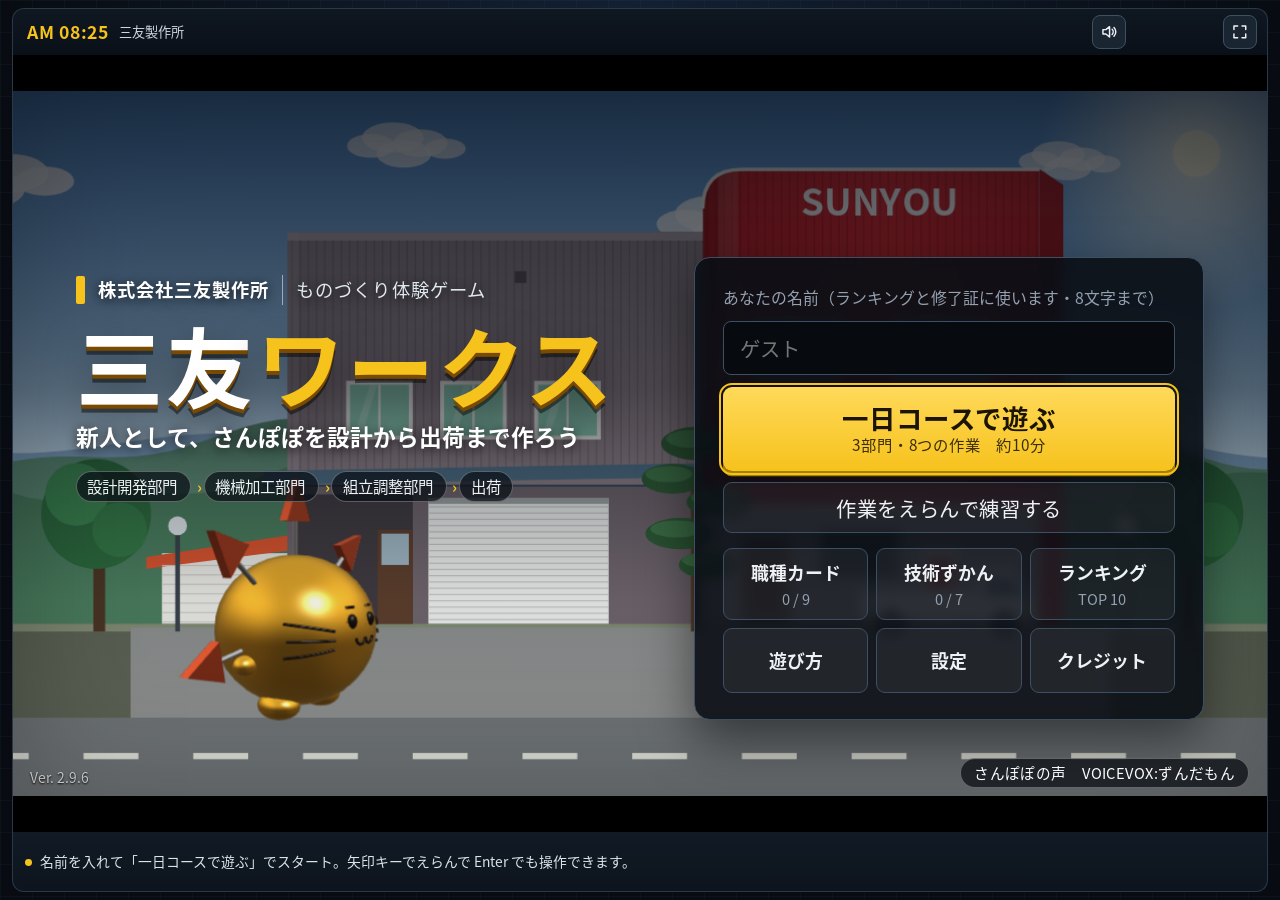
<file: index.html>
<!doctype html>
<html lang="ja">
<head>
<meta charset="utf-8">
<meta name="viewport" content="width=device-width,initial-scale=1,viewport-fit=cover">
<title>三友ワークス｜三友製作所 ものづくり体験ゲーム</title>
<meta name="description" content="茨城県のものづくり企業・三友製作所の仕事を体験できるシミュレーションゲーム。新人として、マスコットの「さんぽぽ」を1つ、設計開発・機械加工・組立調整の3つの部門で、設計から出荷まで作り上げます。">
<meta name="theme-color" content="#080c12">
<meta name="format-detection" content="telephone=no">
<meta name="mobile-web-app-capable" content="yes">
<meta name="apple-mobile-web-app-capable" content="yes">
<meta name="apple-mobile-web-app-status-bar-style" content="black-translucent">
<meta name="apple-mobile-web-app-title" content="三友ワークス">
<meta property="og:title" content="三友ワークス｜三友製作所 ものづくり体験ゲーム">
<meta property="og:description" content="新人として、さんぽぽを設計から出荷まで作ろう。約10分で遊べる仕事体験ゲーム。">
<meta property="og:type" content="website">
<link rel="icon" type="image/png" sizes="64x64" href="img/icon-64.png">
<link rel="apple-touch-icon" href="img/icon-180.png">
<link rel="manifest" href="manifest.webmanifest">
<link rel="stylesheet" href="css/style.css?v=2.9.6">
</head>
<body>
<div id="app">
  <header class="hud">
    <div class="hb-l"><span id="hudClock">AM 08:25</span><span id="hudPlace">三友製作所</span><ol id="steps" hidden aria-label="いまの部門"></ol></div>
    <div id="tag" aria-live="polite"></div>
    <div class="hb-r">
      <span id="hudTimer" hidden></span><span id="hudScore">★ 0 / 24</span>
      <button type="button" class="hbtn" id="btnSound" aria-pressed="true"><svg viewBox="0 0 24 24" aria-hidden="true"><path d="M4 9v6h4l5 4V5L8 9z"/><path class="on-w" d="M16.5 8.5a5 5 0 0 1 0 7M19 6a8.5 8.5 0 0 1 0 12"/><path class="off-x" d="M17 9.5l5 5M22 9.5l-5 5"/></svg></button>
      <button type="button" class="hbtn" id="btnHelp" aria-label="この現場の操作を見る" title="この現場の操作を見る"><svg viewBox="0 0 24 24" aria-hidden="true"><path d="M9 9a3 3 0 1 1 4.5 2.6c-.9.6-1.5 1.2-1.5 2.4"/><path d="M12 18h.01"/></svg></button>
      <button type="button" class="hbtn" id="btnPause" aria-label="一時停止" title="一時停止（Esc）"><svg viewBox="0 0 24 24" aria-hidden="true"><path d="M9 5v14M15 5v14"/></svg></button>
      <button type="button" class="hbtn" id="btnFull" aria-label="全画面表示の切りかえ" title="全画面表示"><svg viewBox="0 0 24 24" aria-hidden="true"><path d="M4 9V4h5M20 9V4h-5M4 15v5h5M20 15v5h-5"/></svg></button>
    </div>
  </header>
  <main class="stagewrap" id="stagewrap">
    <div class="screen" id="screen">
      <canvas id="cv" width="640" height="360" aria-label="ゲーム画面"></canvas>
      <div class="vig" aria-hidden="true"></div>
      <div class="flash" id="flash" hidden></div>
      <div class="toast" id="toast" hidden><img src="img/sanpopo.png" alt=""><p id="toastText"></p></div>
      <div class="tut" id="tut" hidden></div>
      <div class="dialog" id="dialog" hidden role="button" tabindex="0" aria-label="会話を進める">
        <img id="face" src="img/sanpopo.png" alt="">
        <div class="dlg-body"><p id="who">さんぽぽ <span id="dlgCount"></span></p><p id="line"></p></div>
        <button type="button" class="dlg-skip" id="dlgSkip">スキップ ≫</button>
        <span class="next" aria-hidden="true">▼</span>
      </div>
      <div class="panel" id="panel" hidden></div>
      <div class="stcard" id="card" hidden></div>
      <div class="idle" id="idle" hidden><div><p class="big">しばらく操作がありません</p><p>あと</p><b id="idleN">20</b><p>秒でタイトルにもどります。<br>画面にさわると、このままつづけられます。</p></div></div>
      <div class="fade" id="fade" hidden></div>
    </div>
  </main>
  <footer class="console">
    <p class="hint" id="hint"></p>
    <div class="ctrls" id="ctrls"></div>
  </footer>
</div>
<div class="rotate" aria-hidden="true"><div>
  <svg viewBox="0 0 24 24"><rect x="7" y="2" width="10" height="20" rx="2"/><path d="M11 18h2"/></svg>
  <p>スマートフォンを横向きにしてください<small>このゲームは横長の画面で遊びます</small></p></div></div>
<noscript><p style="padding:2em;color:#fff">このゲームを遊ぶには、ブラウザの JavaScript を有効にしてください。</p></noscript>
<script src="js/assets.js?v=2.9.6"></script>
<script src="js/core.js?v=2.9.6"></script>
<script src="js/gl3d.js?v=2.9.6"></script>
<script src="js/model.js?v=2.9.6"></script>
<script src="js/data.js?v=2.9.6"></script>
<script src="js/staff.js?v=2.9.6"></script>
<script src="js/survey.js?v=2.9.6"></script>
<script src="js/tutorial.js?v=2.9.6"></script>
<script src="js/tasks/common.js?v=2.9.6"></script>
<script src="js/tasks/metal.js?v=2.9.6"></script>
<script src="js/tasks/cad.js?v=2.9.6"></script>
<script src="js/tasks/dev.js?v=2.9.6"></script>
<script src="js/tasks/mc.js?v=2.9.6"></script>
<script src="js/tasks/asm.js?v=2.9.6"></script>
<script src="js/screens.js?v=2.9.6"></script>
<script src="js/main.js?v=2.9.6"></script>
</body>
</html>
</file>
<file: css/style.css>
/* =====================================================================
   三友ワークス — 見た目
   1画面に収まるゲーム画面（スクロールなし）。
   濃紺の画面に、さんぽぽの黄色と、社屋の看板の青を差し色に。
   ===================================================================== */
@font-face{font-family:"SWSans";src:url("../fonts/SWSans-Regular.woff") format("woff");font-weight:400;font-display:swap}
@font-face{font-family:"SWSans";src:url("../fonts/SWSans-Bold.woff") format("woff");font-weight:700;font-display:swap}

:root{
  color-scheme: dark;
  --ink:#080c12;
  --panel:#121a24;
  --panel-2:#1a2532;
  --line:#2a3848;
  --line-2:#3d4f63;
  --text:#eef2f5;
  --muted:#93a1b0;
  --accent:#f6c21c;
  --accent-2:#ffd95a;
  --accent-ink:#1a1400;
  --brand:#1f5fae;
  --brand-2:#123f7c;
  --cad:#5fd0ff;
  --ng:#f0624f;
  --ok:#4fd28f;
  --f-body:"SWSans","Hiragino Kaku Gothic ProN","Yu Gothic","Meiryo",sans-serif;
  --f-display:var(--f-body);
  --ui:clamp(13px,1.2vw,21px);
}
*{box-sizing:border-box}
html,body{height:100%;margin:0;overflow:hidden}
body{background:
    linear-gradient(rgba(95,208,255,.035) 1px,transparent 1px) 0 0/32px 32px,
    linear-gradient(90deg,rgba(95,208,255,.035) 1px,transparent 1px) 0 0/32px 32px,
    radial-gradient(ellipse at 50% 0%,#132033 0%,var(--ink) 70%);
  color:var(--text);font-family:var(--f-body);line-height:1.6;-webkit-text-size-adjust:100%;
  padding-left:max(12px, env(safe-area-inset-left, 0px));padding-right:max(12px, env(safe-area-inset-right, 0px))}
button{font:inherit;-webkit-tap-highlight-color:transparent}
a{color:inherit}
[hidden]{display:none!important}
:focus-visible{outline:2px solid var(--accent);outline-offset:2px}

#app{height:100%;max-width:1760px;margin:0 auto;display:flex;flex-direction:column;padding-block:8px;opacity:0;transition:opacity .35s}
body.ready #app{opacity:1}

/* ---------- 上の帯 ---------- */
.hud{display:flex;flex-wrap:wrap;align-items:center;justify-content:space-between;gap:4px 14px;padding:6px 10px 6px 14px;background:linear-gradient(#0f1721,#0a1018);border:1px solid var(--line);border-bottom:0;border-radius:12px 12px 0 0;min-height:44px;font-size:var(--ui)}
.hb-l,.hb-r{display:flex;gap:10px;align-items:center;flex-wrap:wrap}
#hudClock{font-size:1.15em;font-weight:700;letter-spacing:.04em;font-variant-numeric:tabular-nums;color:var(--accent)}
#hudPlace{font-size:.86em;color:#cdd6de}
#steps{list-style:none;display:flex;gap:3px;margin:0 0 0 4px;padding:0}
#steps li{display:flex;align-items:center;gap:4px;font-size:.76em;color:#73839a;padding:.15em .55em .15em .4em;border-radius:99px;border:1px solid transparent;line-height:1.3;white-space:nowrap}
#steps li i{width:.62em;height:.62em;border-radius:50%;background:#33414f;flex:none}
#steps li.done{color:#9fb0c0}
#steps li.done i{background:var(--ok)}
#steps li.now{color:var(--accent-ink);background:var(--accent);font-weight:700}
#steps li.now i{background:var(--accent-ink)}
#tag{flex:1 1 16em;min-width:0;text-align:center;font-size:.92em;font-weight:700;color:var(--accent-2)}
#hudTimer{font-size:.9em;font-weight:700;color:var(--accent-2);font-variant-numeric:tabular-nums;padding:.1em .7em;border:1px solid rgba(246,194,28,.45);border-radius:99px;background:rgba(246,194,28,.08)}
#hudScore{font-size:.9em;font-weight:700;font-variant-numeric:tabular-nums;letter-spacing:.05em}
.hbtn{width:2.2em;height:2.2em;display:grid;place-items:center;padding:0;border-radius:8px;border:1px solid var(--line-2);background:var(--panel-2);color:var(--text);cursor:pointer;transition:border-color .15s,background .15s,transform .05s}
.hbtn svg{width:1.15em;height:1.15em;fill:none;stroke:currentColor;stroke-width:2;stroke-linecap:round;stroke-linejoin:round}
.hbtn:hover:not(:disabled){border-color:var(--accent);background:#223040}
.hbtn:active:not(:disabled){transform:translateY(1px)}
/* Ver. 2.9.4 試作：押せないとき（タイトル・メニュー画面）は、ボタンを見せない（場所は残して、帯がずれないように） */
.hbtn:disabled{visibility:hidden}
#hudScore[hidden]{display:none}
.hbtn .off-x{display:none}
.hbtn.off{color:var(--muted)}
.hbtn.off .off-x{display:inline}
.hbtn.off .on-w{display:none}

/* ---------- ゲーム画面（16:9 をウィンドウに合わせて自動で拡大縮小） ---------- */
.stagewrap{flex:1;min-height:0;display:flex;align-items:center;justify-content:center;background:#000;border-inline:1px solid var(--line)}
.screen{position:relative;background:#000;overflow:hidden;container-type:inline-size;max-width:100%}
.screen > *{font-size:clamp(7.5px,1.62cqw,28px)}
#cv{position:absolute;inset:0;width:100%;height:100%;touch-action:none;cursor:crosshair;display:block}
.vig{position:absolute;inset:0;pointer-events:none;z-index:3;box-shadow:inset 0 0 6em rgba(0,0,0,.28)}
.flash{position:absolute;left:0;right:0;top:38%;text-align:center;font-weight:700;font-size:1.9em;color:var(--accent);z-index:4;pointer-events:none;text-shadow:0 .08em 0 #000,0 0 .5em rgba(0,0,0,.9),0 0 .1em #000;padding:0 1em;letter-spacing:.04em}
.flash.ok{color:var(--ok)}
.flash.ng{color:var(--ng)}
.flash.go{animation:pop 1.1s cubic-bezier(.2,.9,.3,1) forwards}
@keyframes pop{0%{transform:scale(.5);opacity:0}14%{transform:scale(1.1);opacity:1}24%{transform:scale(1)}78%{transform:scale(1);opacity:1}100%{transform:scale(1.04);opacity:0}}

/* さんぽぽの一言 */
.toast{position:absolute;top:.6em;left:50%;transform:translateX(-50%);width:min(92%,38em);display:flex;gap:.6em;align-items:center;padding:.5em .9em;background:rgba(10,15,22,.94);border:1px solid rgba(246,194,28,.6);border-left-width:4px;border-radius:10px;z-index:4;pointer-events:none;box-shadow:0 .4em 1.2em rgba(0,0,0,.45);animation:drop .25s ease-out}
@keyframes drop{from{transform:translate(-50%,-.6em);opacity:0}}
.toast.ng{border-color:rgba(240,98,79,.85)}
.toast.ok{border-color:rgba(79,210,143,.85)}
.toast img{width:2.6em;height:auto;flex:none}
.toast p{margin:0;font-size:.92em;line-height:1.5}

/* 会話 */
.dialog{position:absolute;left:1.2em;right:1.2em;bottom:1em;display:flex;align-items:flex-start;gap:.9em;padding:1em 1.2em .9em;background:linear-gradient(rgba(12,18,27,.96),rgba(8,12,18,.96));border:1px solid rgba(255,255,255,.2);border-top:3px solid var(--accent);border-radius:12px;z-index:6;cursor:pointer;box-shadow:0 .6em 1.6em rgba(0,0,0,.5);animation:rise .22s ease-out}
@keyframes rise{from{transform:translateY(.6em);opacity:0}}
#face{width:4.4em;height:auto;flex:none;transform-origin:50% 100%}
.dialog.talking #face{animation:talk .32s ease-in-out infinite alternate}
@keyframes talk{to{transform:translateY(-.14em) scale(1.03,.97)}}
.dlg-body{min-width:0;flex:1}
#who{margin:-1.75em 0 0;display:inline-block;padding:.08em .9em;background:var(--accent);color:var(--accent-ink);font-weight:700;font-size:.82em;border-radius:6px;line-height:1.5}
#dlgCount{color:#5b4700;margin-left:.5em;font-weight:400;font-variant-numeric:tabular-nums}
#line{margin:.35em 0 0;font-size:1.1em;line-height:1.65;min-height:3.3em;color:#fbfaf5}
.dlg-skip{position:absolute;top:.5em;right:.7em;font-size:.75em;background:transparent;color:var(--muted);border:1px solid var(--line-2);border-radius:99px;padding:.1em .8em;cursor:pointer}
.dlg-skip:hover{color:var(--text);border-color:var(--accent)}
.next{position:absolute;right:1em;bottom:.5em;font-size:.8em;color:var(--accent);animation:bob .7s ease-in-out infinite alternate}
@keyframes bob{to{transform:translateY(.25em)}}

/* チュートリアルのカード */
/* チュートリアルの説明カード（Ver. 2.9.4 試作：ボタンを横にならべて低くし、照らした場所の横・上・下に置く） */
.tut{position:absolute;left:3%;right:3%;z-index:5;display:grid;grid-template-columns:auto 1fr auto;column-gap:.8em;align-items:center;padding:.6em .8em .6em .7em;background:#fdfaf0;color:#1c2530;border:2px solid var(--accent);border-radius:12px;box-shadow:0 .5em 1.4em rgba(0,0,0,.5)}
.tut.bottom{bottom:3%}
.tut.top{top:3%}
.tut.side{top:auto;bottom:3%}
.tut.stack{grid-template-columns:auto 1fr;row-gap:.55em;align-items:start}
.tut.stack .tut-btns{grid-column:1 / -1;justify-content:flex-end}
.tut img{width:3em;height:auto}
.tut-body{min-width:0}
.tut-k{margin:0;display:flex;align-items:center;gap:.6em;font-weight:700;font-size:.78em;color:#8a6200}
.tut-n{font-variant-numeric:tabular-nums;color:#6b5a2a}
.tut-skip{margin-left:auto;padding:.15em .2em;border:0;background:none;color:#5d6873;font:inherit;font-weight:400;text-decoration:underline;text-underline-offset:.2em;cursor:pointer}
.tut-skip:hover{color:#1c2530}
.tut-skip:focus-visible{outline:2px solid #1c2530;outline-offset:2px;border-radius:4px}
.tut-t{margin:.15em 0 0;font-size:1em;line-height:1.6}
.tut-btns{display:flex;flex-direction:row;gap:.4em}
.tut-btns .btn{min-width:6.2em}
.tut .btn.ghost{color:#1c2530;border-color:#9aa3ad;background:transparent}
.tut .btn.ghost:hover{background:rgba(0,0,0,.06)}

/* 現場のはじめの見出しカード */
.stcard{position:absolute;inset:0;z-index:8;display:grid;place-items:center;background:rgba(6,10,16,.78);cursor:pointer;animation:fadein .25s ease-out}
@keyframes fadein{from{opacity:0}}
.card-in{position:relative;width:100%;padding:1.4em 8% 1.6em;background:linear-gradient(90deg,var(--brand-2),var(--brand) 55%,rgba(31,95,174,.82));border-block:3px solid var(--accent);box-shadow:0 0 3em rgba(0,0,0,.6);animation:slidein .45s cubic-bezier(.2,.9,.25,1)}
@keyframes slidein{from{transform:translateX(-12%);opacity:0}}
.card-k{margin:0;display:flex;gap:1em;align-items:center;font-weight:700;font-size:.95em;color:var(--accent-2);letter-spacing:.12em}
.card-k span{color:#cfe0f3;font-weight:400;letter-spacing:.05em}
.card-in h2{margin:.05em 0 0;font-size:3.2em;line-height:1.2;font-weight:700;letter-spacing:.06em;color:#fff}
.card-e{margin:0;font-size:1.25em;color:#dbe8f6}
.card-bar{position:absolute;left:0;bottom:-3px;height:3px;width:100%;background:#fff;transform-origin:0 50%;animation:barrun 2.1s linear forwards}
@keyframes barrun{from{transform:scaleX(0)}to{transform:scaleX(1)}}

/* 暗転・放置の警告 */
.fade{position:absolute;inset:0;z-index:20;background:#05080c;opacity:0;transition:opacity .26s ease;pointer-events:none}
.fade.on{opacity:1;pointer-events:auto}
.idle{position:absolute;inset:0;z-index:15;display:grid;place-items:center;background:rgba(6,10,16,.8);text-align:center;cursor:pointer}
.idle p{margin:0}
.idle b{display:block;font-size:4em;line-height:1.1;color:var(--accent);font-variant-numeric:tabular-nums}
.idle .big{font-size:1.4em;font-weight:700}

/* ---------- パネル（タイトル・メニュー・結果など） ---------- */
.panel{position:absolute;inset:0;z-index:7;background:rgba(7,11,17,.9);overflow:auto;display:flex;padding:3% 4%;-webkit-backdrop-filter:blur(3px);backdrop-filter:blur(3px)}
.panel.title{background:linear-gradient(180deg,rgba(7,11,17,.72) 0%,rgba(7,11,17,.5) 42%,rgba(7,11,17,.08) 72%,rgba(7,11,17,0) 100%);-webkit-backdrop-filter:none;backdrop-filter:none;padding:3% 5%}
.panel.ask,.panel.pause{background:rgba(7,11,17,.8)}
.pin{margin:auto;width:100%;display:flex;flex-direction:column;gap:.6em}
.pin.narrow{max-width:34em}
.pin.center{align-items:center;text-align:center}
.pin.pop{animation:rise .28s ease-out}
.panel.ask .pin,.panel.pause .pin,.panel.survey .pin{background:linear-gradient(var(--panel-2),var(--panel));border:1px solid var(--line-2);border-radius:14px;padding:1.3em 1.5em;box-shadow:0 1em 2.5em rgba(0,0,0,.55)}
.panel.res .pin{background:linear-gradient(var(--panel-2),var(--panel));border:1px solid var(--line-2);border-top:3px solid var(--accent);border-radius:14px;padding:1.2em 1.5em;box-shadow:0 1em 2.5em rgba(0,0,0,.55)}
.kicker{margin:0;font-size:.8em;font-weight:700;letter-spacing:.1em;color:var(--muted)}
.pin h2{margin:0;font-weight:700;font-size:1.45em;letter-spacing:.04em}
.pin h3{margin:0;font-weight:700;font-size:1.3em;line-height:1.4;color:#fff;text-wrap:balance}
.pin p{margin:0}
.sub{font-size:.92em;color:#cfd8e0}
.fine{font-size:.75em;color:var(--muted)}
.mini{width:4.5em;height:auto}
.hl{color:var(--accent)}
.btn{display:inline-flex;align-items:center;justify-content:center;font-weight:700;font-size:1em;padding:.55em 1.3em;border:0;border-radius:9px;cursor:pointer;background:linear-gradient(var(--accent-2),var(--accent));color:var(--accent-ink);letter-spacing:.03em;text-decoration:none;box-shadow:0 .2em 0 #a77f00,0 .4em .8em rgba(0,0,0,.3);transition:transform .06s,box-shadow .06s,filter .15s;line-height:1.4}
.btn:hover{filter:brightness(1.07)}
.btn:active{transform:translateY(.14em);box-shadow:0 .06em 0 #a77f00}
.btn:disabled{opacity:.4;cursor:default;filter:none}
.btn.ghost{background:rgba(255,255,255,.05);color:var(--text);box-shadow:inset 0 0 0 1px var(--line-2);font-weight:400}
.btn.ghost:hover{box-shadow:inset 0 0 0 1px var(--accent);background:rgba(246,194,28,.08);filter:none}
.btn.ghost:active{transform:translateY(.08em)}
.btnrow{display:flex;gap:.6em;flex-wrap:wrap;margin-top:.4em;align-items:center}
.btnrow.center{justify-content:center}

/* ---------- タイトル ---------- */
.title-grid{margin:auto;width:100%;display:grid;grid-template-columns:1.1fr 1fr;gap:5%;align-items:center}
.title-l{position:relative;display:flex;flex-direction:column;align-items:flex-start;gap:.35em;text-shadow:0 .1em .5em rgba(0,0,0,.75)}
.brand{margin:0;display:flex;align-items:center;gap:.7em;font-size:.9em;font-weight:700;color:#fff;letter-spacing:.06em}
.brand::before{content:"";width:.5em;height:1.5em;background:var(--accent);border-radius:2px}
.brand span{font-weight:400;color:#dfe8ef;padding-left:.7em;border-left:1px solid rgba(255,255,255,.5)}
.logo{white-space:nowrap;margin:.05em 0 0;font-weight:700;font-size:4.3em;line-height:1.1;letter-spacing:.04em;color:var(--accent);text-shadow:0 .05em 0 #7a4a00,0 .09em 0 rgba(0,0,0,.45),0 .2em .5em rgba(0,0,0,.5)}
.logo span{color:#fff}
.tagline{margin:0;font-size:1.12em;font-weight:700;color:#fff}
.route{list-style:none;margin:.5em 0 0;padding:0;display:flex;flex-wrap:wrap;gap:.3em .2em;font-size:.76em;text-shadow:none}
.route li{display:flex;align-items:center;padding:.15em .7em;background:rgba(9,14,21,.72);border:1px solid rgba(255,255,255,.3);border-radius:99px;color:#eef2f5}
.route li:not(:last-child)::after{content:"›";margin:0 -.95em 0 .75em;color:var(--accent);font-weight:700;position:relative;left:.5em}
.route li:not(:last-child){margin-right:.6em}
.title-mascot{width:9.5em;height:auto;margin:.8em 0 0 1em;filter:drop-shadow(0 .5em .5em rgba(0,0,0,.4));animation:float 2.6s ease-in-out infinite alternate}
@keyframes float{to{transform:translateY(-.5em) rotate(2deg)}}
.title-r{display:flex;flex-direction:column;gap:.55em;padding:1.3em 1.4em;background:rgba(10,15,22,.9);border:1px solid var(--line-2);border-radius:16px;box-shadow:0 1em 2.5em rgba(0,0,0,.5);-webkit-backdrop-filter:blur(6px);backdrop-filter:blur(6px)}
.lbl{font-size:.78em;color:var(--muted)}
.title-r input{padding:.55em .8em;background:#070b10;color:var(--text);border:1px solid var(--line-2);font-family:var(--f-body);font-size:1em;border-radius:8px;min-width:0}
.title-r input:focus{outline:none;border-color:var(--accent);box-shadow:0 0 0 3px rgba(246,194,28,.2)}
.btn.start{font-size:1.3em;padding:.55em 1em .6em;flex-direction:column;line-height:1.3}
.btn.start small{font-size:.58em;font-weight:400;opacity:.85}
.menu{display:grid;grid-template-columns:repeat(3,1fr);gap:.4em;margin-top:.2em}
.menu.col{grid-template-columns:1fr;width:100%;max-width:22em;gap:.55em}
.mbtn{display:flex;flex-direction:column;align-items:center;justify-content:center;gap:.05em;min-height:3.2em;padding:.4em .3em;background:rgba(255,255,255,.05);border:1px solid var(--line-2);border-radius:9px;color:var(--text);cursor:pointer;transition:border-color .15s,background .15s,transform .06s}
.mbtn b{font-weight:700;font-size:.88em}
.mbtn small{font-size:.72em;color:var(--muted);font-variant-numeric:tabular-nums}
.mbtn:hover{border-color:var(--accent);background:rgba(246,194,28,.1)}
.mbtn:active{transform:translateY(1px)}
.ver{position:absolute;left:1.2em;bottom:.6em;margin:0;font-size:.68em;color:rgba(255,255,255,.7);text-shadow:0 1px 2px #000}

/* ---------- メニュー共通 ---------- */
.panel.pmenu .pin{height:100%;margin:0}
.phead{display:flex;align-items:center;gap:1em;flex-wrap:wrap;padding-bottom:.5em;border-bottom:1px solid var(--line)}
.phead h2{padding-left:.6em;border-left:.25em solid var(--accent);line-height:1.2}
.phead .count{margin-left:auto;font-size:.85em;color:var(--muted);font-variant-numeric:tabular-nums}
/* もどるボタン（Ver. 2.9.6）：見出しの左に、大きめの紺のボタン。左向きの矢印を黄色い丸に入れる */
.btn.back{gap:.55em;padding:.5em 1.1em .5em .55em;font-size:.95em;font-weight:700;background:#22364c;color:#fff;box-shadow:inset 0 0 0 1.5px #4d6a8a,0 .14em 0 #0b1520}
.btn.back:hover{background:#2b4560;box-shadow:inset 0 0 0 1.5px var(--accent),0 .14em 0 #0b1520;filter:none}
.btn.back:active{box-shadow:inset 0 0 0 1.5px var(--accent);transform:translateY(.12em)}
.btn.back:focus-visible{outline:3px solid var(--accent);outline-offset:2px}
.bk-ic{position:relative;flex:none;width:1.45em;height:1.45em;border-radius:50%;background:var(--accent)}
.bk-ic::before{content:"";position:absolute;left:50%;top:50%;width:.42em;height:.42em;border-left:.16em solid var(--accent-ink);border-bottom:.16em solid var(--accent-ink);transform:translate(-30%,-50%) rotate(45deg)}
.bk-esc{margin-left:.2em;padding:.05em .4em;border:1px solid #5a7593;border-radius:4px;font:inherit;font-size:.68em;font-weight:400;color:#b9c8d6}
html.touch .bk-esc,html.phone .bk-esc{display:none}
.split{flex:1;min-height:0;display:grid;grid-template-columns:42% 1fr;gap:3%}
.split.staff,.split.credits{grid-template-columns:1fr 1fr}
.detail{min-width:0;min-height:0;overflow:auto;background:var(--panel);border:1px solid var(--line);border-radius:12px;padding:.9em 1.1em;display:flex;flex-direction:column;gap:.5em}
.empty{margin:auto;text-align:center;color:var(--muted);font-size:.95em;line-height:1.8}
/* Ver. 2.9.4 試作：まだ何もないときの案内（どこで手に入るか＋すぐ始めるボタン） */
.guide{margin:auto;display:flex;flex-direction:column;align-items:center;gap:.7em;max-width:30em;padding:1em;text-align:center}
.guide img{width:3.6em;height:auto;filter:drop-shadow(0 .3em .6em rgba(0,0,0,.45))}
.guide-h{margin:0;font-size:1em;line-height:1.7;color:var(--text)}
.guide-s{margin:-.3em 0 0;font-size:.82em;color:var(--muted)}
.guide-list{list-style:none;margin:0;padding:0;width:100%;display:grid;gap:.3em}
.guide-list li{display:flex;justify-content:space-between;gap:1em;padding:.45em .8em;border:1px solid var(--line-2);border-radius:8px;font-size:.86em;color:#cdd6de}
.guide-list b{font-variant-numeric:tabular-nums;color:var(--accent-2)}
.guide .btn{margin-top:.3em}

.pick{display:grid;grid-template-columns:repeat(3,1fr);gap:.6em}
.opt{text-align:left;padding:.65em .9em;background:rgba(255,255,255,.05);border:1px solid var(--line-2);color:var(--text);border-radius:10px;cursor:pointer;line-height:1.4;font-size:.92em;display:flex;flex-direction:column;gap:.1em;transition:border-color .15s,background .15s,transform .06s}
.opt:hover{border-color:var(--accent);background:rgba(246,194,28,.1)}
.opt:active{transform:translateY(1px)}
.opt .num{color:var(--accent);font-size:.82em;font-weight:700;font-variant-numeric:tabular-nums}
.opt > b{font-size:1.2em}
.opt small{color:var(--muted);font-size:.85em}
.opt .best{margin-top:.35em;padding-top:.35em;border-top:1px dashed var(--line-2);font-size:.82em;color:var(--muted);display:flex;align-items:center;gap:.5em}
.opt .best b{color:#fff;font-variant-numeric:tabular-nums}
.opt .best i{font-style:normal;font-weight:700;margin-left:auto}
.opts{display:grid;grid-template-columns:1fr 1fr;gap:.5em}

/* 社員カード */
.cards{display:grid;grid-template-columns:1fr 1fr;gap:.45em;align-content:start;overflow:auto;min-height:0}
.card{display:flex;gap:.6em;align-items:center;text-align:left;padding:.45em .6em;background:var(--panel);border:1px solid var(--line);border-radius:10px;color:var(--text);cursor:pointer;transition:border-color .15s}
.card:not(.locked):hover{border-color:var(--accent)}
.card img{width:2.6em;height:2.6em;image-rendering:pixelated;flex:none;border-radius:6px}
.card span{display:flex;flex-direction:column;line-height:1.3;min-width:0}
.card small{font-size:.75em;color:var(--muted)}
.card b{font-size:.95em}
.card.locked{border-style:dashed;cursor:default;color:var(--muted)}
.card .lockbox{width:2.6em;height:2.6em;display:grid;place-items:center;background:#0d131b;color:#4a5868;flex:none;border-radius:6px;font-weight:700}
.card[aria-pressed="true"]{border-color:var(--accent);box-shadow:inset 0 0 0 1px var(--accent);background:rgba(246,194,28,.07)}
.dhead{display:flex;gap:.8em;align-items:center}
.dhead img{width:3.4em;height:3.4em;image-rendering:pixelated;border-radius:8px}
.tabs{display:flex;gap:.3em;border-bottom:1px solid var(--line)}
.tab{padding:.3em .8em;background:transparent;border:0;border-bottom:2px solid transparent;color:var(--muted);cursor:pointer;font-size:.9em}
.tab[aria-pressed="true"]{color:var(--text);border-bottom-color:var(--accent);font-weight:700}
.sched{list-style:none;margin:0;padding:0;display:grid;gap:.15em}
.sched li{display:grid;grid-template-columns:3.4em 1fr;gap:.6em;font-size:.9em;padding:.15em 0;border-bottom:1px dashed var(--line)}
.sched time{color:var(--accent);font-weight:700;font-variant-numeric:tabular-nums}
.qa{display:grid;gap:.5em;font-size:.9em;margin:0}
.qa dt{font-size:.78em;color:var(--muted)}
.qa dd{margin:0}

/* 技術ずかん */
.zgrid{display:grid;grid-template-columns:1fr 1fr;gap:.45em;align-content:start;overflow:auto;min-height:0}
.ztile{display:grid;grid-template-columns:2.4em 1fr;grid-template-rows:auto auto;gap:0 .5em;align-items:center;text-align:left;padding:.45em .6em;background:var(--panel);border:1px solid var(--line);border-radius:10px;color:var(--text);cursor:pointer;transition:border-color .15s}
.ztile:not(.locked):hover{border-color:var(--accent)}
.ztile .zi{grid-row:span 2;width:2.4em;height:2.4em;color:var(--accent);display:grid;place-items:center;font-weight:700}
.ztile .zi svg,.zmini .zi svg,.zcard .zi svg{width:100%;height:100%}
.ztile .zb{font-weight:700;font-size:1.15em;line-height:1.1;color:#fff}
.ztile .zb small,.zbig small{font-size:.6em;margin-left:.15em;color:var(--muted)}
.ztile .zt{font-size:.75em;color:var(--muted);line-height:1.3}
.ztile.locked{border-style:dashed;cursor:default}
.ztile.locked .zi{color:#4a5868}
.ztile[aria-pressed="true"]{border-color:var(--accent);box-shadow:inset 0 0 0 1px var(--accent);background:rgba(246,194,28,.07)}
.zcard{display:flex;flex-direction:column;gap:.6em}
.zcard-top{display:flex;gap:.9em;align-items:center}
.zi.big{width:3.6em;height:3.6em;color:var(--accent);flex:none}
.zbig{margin:0;font-weight:700;font-size:2.2em;line-height:1;color:var(--accent)}
.zcard h3{font-size:1.1em}
.zone{font-size:1em;line-height:1.6}
.zpts{margin:0;padding-left:1.2em;display:grid;gap:.25em;font-size:.9em;color:#cfd8e0}

/* ---------- 結果 ---------- */
.result{display:grid;grid-template-columns:1fr 1fr;gap:4%;align-items:start}
.res-l,.res-r{display:flex;flex-direction:column;gap:.6em;min-width:0}
.res-head{display:flex;align-items:center;justify-content:space-between;gap:1em}
.res-label{font-size:.8em;font-weight:700;letter-spacing:.1em;color:var(--muted);display:flex;align-items:center;gap:.8em}
.badge{padding:.05em .7em;background:var(--ng);color:#fff;border-radius:99px;letter-spacing:.02em;font-size:.95em;animation:pulse .7s ease-in-out infinite alternate}
@keyframes pulse{to{filter:brightness(1.25)}}
.res-score{font-weight:700;font-size:2.8em;line-height:1;color:#fff;font-variant-numeric:tabular-nums}
.res-score small{font-size:.36em;font-weight:400;color:var(--muted)}
.stamp{font-weight:700;font-size:2.4em;width:1.7em;height:1.7em;display:grid;place-items:center;border:.09em solid currentColor;border-radius:50%;transform:rotate(-12deg);flex:none;box-shadow:inset 0 0 0 .06em var(--panel),inset 0 0 0 .1em currentColor;animation:stamp .5s .45s cubic-bezier(.3,1.5,.5,1) both}
@keyframes stamp{0%{transform:rotate(-12deg) scale(2.6);opacity:0}60%{opacity:1}100%{transform:rotate(-12deg) scale(1)}}
.rank-S{color:var(--accent)} .rank-A{color:var(--ok)} .rank-B{color:var(--cad)} .rank-C{color:var(--muted)}
.res-detail{font-size:.85em;color:#d3dbe3;line-height:1.65;padding:.6em .8em;background:rgba(0,0,0,.25);border-radius:8px}
.get,.zmini{display:flex;gap:.7em;align-items:center;padding:.55em .7em;border:1px solid var(--line-2);background:rgba(255,255,255,.03);border-radius:10px}
.get.new,.zmini.new{border-color:rgba(246,194,28,.6);background:rgba(246,194,28,.08);animation:glowin .9s .3s ease-out both}
@keyframes glowin{0%{box-shadow:0 0 0 0 rgba(246,194,28,.7)}100%{box-shadow:0 0 0 .8em rgba(246,194,28,0)}}
.get img{width:3em;height:3em;image-rendering:pixelated;flex:none;border-radius:6px}
.zmini .zi{width:3em;height:3em;color:var(--accent);flex:none}
.zmini .zbig{font-size:1.5em}
.get-k{font-weight:700;font-size:.8em;color:var(--accent)}
.get-n{font-size:.95em}
.get-q{font-size:.82em;color:#c5ced7}
.bars{display:grid;gap:.3em}
.bar{display:grid;grid-template-columns:6.5em 1fr;gap:.6em;align-items:center;font-size:.85em}
.bar.wide{grid-template-columns:1fr 6em 2.6em;font-size:.82em;line-height:1.4}
.bar em{font-style:normal;font-weight:700;text-align:right;font-variant-numeric:tabular-nums}
.bar i{display:block;height:.6em;background:#263240;position:relative;border-radius:99px;overflow:hidden}
.bar i b{position:absolute;inset:0 auto 0 0;background:var(--cad);border-radius:99px;animation:grow .7s ease-out}
@keyframes grow{from{width:0!important}}
.bar.top i b{background:var(--accent)}
.bar.top span{font-weight:700;color:var(--accent)}
.final-meta{display:grid;gap:.25em;font-size:.85em;color:var(--muted);margin-left:auto;margin-right:.5em}
.final-meta b{color:#fff;margin-left:.7em;font-size:1.15em}
.sum{display:grid;grid-template-columns:repeat(6,1fr);gap:.4em;font-size:.8em;text-align:center}
.sum div{background:rgba(255,255,255,.05);border:1px solid var(--line);border-radius:8px;padding:.4em .2em .3em;display:grid;gap:0}
.sum span{color:var(--muted)}
.sum b{font-size:1.5em;font-variant-numeric:tabular-nums;line-height:1.2}
.sum i{font-style:normal;font-weight:700}
.tally{font-size:.85em;margin-top:.4em}
.tally b{color:var(--accent)}

/* 修了証 */
.certbox{flex:1;min-height:0;display:grid;place-items:center}
.certbox img{max-width:100%;max-height:100%;border-radius:6px;box-shadow:0 .6em 2em rgba(0,0,0,.6);object-fit:contain;min-height:0}
.pin.cert{gap:.5em}

/* ---------- アンケート・診断 ---------- */
.prog{height:.35em;background:#263240;border-radius:99px;overflow:hidden}
.prog i{display:block;height:100%;background:var(--accent);border-radius:99px}
.chips{display:flex;flex-wrap:wrap;gap:.45em}
.chip{position:relative;padding:.45em 1em;background:rgba(255,255,255,.06);border:1px solid var(--line-2);border-radius:99px;color:var(--text);cursor:pointer;font-size:.92em;overflow:hidden;transition:border-color .15s,background .15s}
.chip:hover:not(:disabled){border-color:var(--accent);background:rgba(246,194,28,.1)}
.chip.on{background:var(--accent);color:var(--accent-ink);border-color:var(--accent);font-weight:700}
.chip.danger{border-color:#a8483d;color:#ffb3a7}
.chip:disabled{opacity:.4;cursor:default}
.chip.hold{touch-action:none;user-select:none;-webkit-user-select:none}
.chip.hold i{position:absolute;inset:0 100% 0 0;background:rgba(246,194,28,.35)}
.chip.hold.holding i{inset:0;transition:inset 1.2s linear}
.scale{display:grid;grid-template-columns:repeat(5,1fr);gap:.4em}
.scale .chip{border-radius:10px;display:flex;flex-direction:column;align-items:center;gap:.2em;padding:.5em .2em;white-space:pre-line;text-align:center;line-height:1.3;font-size:.82em}
.scale .chip b{font-size:1.5em}
/* Ver. 2.3：アンケートの感想（自由記述） */
.opt-tag{display:inline-block;padding:0 .6em;margin-left:.3em;border:1px solid var(--line-2);border-radius:99px;color:var(--muted);font-size:.85em;letter-spacing:0}
.free textarea{display:block;width:100%;box-sizing:border-box;min-height:6.2em;resize:vertical;padding:.6em .8em;background:#070b10;color:var(--text);border:1px solid var(--line-2);border-radius:8px;font-family:var(--f-body);font-size:1em;line-height:1.6}
.free textarea:focus{outline:none;border-color:var(--accent);box-shadow:0 0 0 2px rgba(246,194,28,.35)}
.free textarea::placeholder{color:#5f6d7c}
.free .cnt{display:flex;justify-content:space-between;gap:1em;margin:.3em 0 0;font-size:.82em;color:var(--muted)}
.free .cnt b{font-weight:400;font-variant-numeric:tabular-nums}
.free .cnt b.full{color:var(--accent);font-weight:700}
/* スタッフメニュー：新しい感想 */
.cmts{list-style:none;margin:.3em 0 0;padding:0;display:grid;gap:.35em}
.cmts li{display:grid;grid-template-columns:auto 1fr;gap:.2em .8em;padding:.4em .6em;background:rgba(255,255,255,.03);border:1px solid var(--line);border-radius:8px}
.cmts time{color:var(--muted);font-size:.9em;white-space:nowrap;font-variant-numeric:tabular-nums}
.cmts p{margin:0;white-space:pre-wrap;overflow-wrap:anywhere;word-break:break-word}
.tally .get-k small{color:var(--muted);font-weight:400}

/* ---------- 設定・遊び方・ランキング・クレジット ---------- */
.settings{display:grid;grid-template-columns:1fr 1fr;gap:.45em .8em;align-content:start}
.srow{display:flex;align-items:center;justify-content:space-between;gap:.8em;padding:.5em .8em;background:var(--panel);border:1px solid var(--line);border-radius:10px;min-height:3.4em}
.srow > span{display:flex;flex-direction:column;font-weight:700;font-size:.95em;min-width:5.5em}
.srow small{font-size:.72em;font-weight:400;color:var(--muted);line-height:1.4}
.srow .chips{flex:none;justify-content:flex-end;flex-wrap:nowrap}
.srow .chip{padding:.35em .8em;font-size:.86em;white-space:nowrap}
.how{display:grid;grid-template-columns:repeat(3,1fr);gap:.8em}
.how section{background:var(--panel);border:1px solid var(--line);border-radius:12px;padding:.8em 1em}
.how h3{font-size:1.05em;margin-bottom:.4em;color:var(--accent)}
.how ol,.how ul{margin:0;padding-left:1.2em;display:grid;gap:.25em;font-size:.9em}
.tablebox{overflow:auto;background:var(--panel);border:1px solid var(--line);border-radius:12px;min-height:0}
table{border-collapse:collapse;width:100%;font-size:.88em}
th,td{padding:.38em .8em;text-align:left;border-bottom:1px solid var(--line);white-space:nowrap}
th{font-weight:400;font-size:.8em;color:var(--muted);position:sticky;top:0;background:var(--panel)}
td.num{font-weight:700;font-variant-numeric:tabular-nums;text-align:right}
th.num{text-align:right}
tr.me td{background:rgba(246,194,28,.14)}
td.pos{font-weight:700;color:var(--muted);font-variant-numeric:tabular-nums}
.medal{display:inline-grid;place-items:center;width:1.7em;height:1.7em;border-radius:50%;color:#1a1400;font-size:.9em}
.m1{background:#f6c21c}.m2{background:#c9d1d9}.m3{background:#d08a4e}
.cred{margin:0;display:grid;gap:.1em}
.cred div{display:grid;grid-template-columns:8em 1fr;gap:1em;padding:.4em 0;border-bottom:1px dashed var(--line);font-size:.92em}
.cred dt{color:var(--muted)}
.cred dd{margin:0}

/* ---------- 下の操作ボタン ---------- */
.console{display:flex;flex-wrap:wrap;align-items:center;gap:8px 14px;padding:8px 12px;background:linear-gradient(#111a25,#0d141d);border:1px solid var(--line);border-top:0;border-radius:0 0 12px 12px;min-height:60px;font-size:var(--ui)}
.hint{margin:0;flex:1 1 20em;min-width:0;font-size:.9em;line-height:1.5;color:#dbe3ea}
.hint:not(:empty)::before{content:"";display:inline-block;width:.5em;height:.5em;margin-right:.6em;border-radius:50%;background:var(--accent);vertical-align:.1em}
.ctrls{display:flex;flex-wrap:wrap;gap:6px;align-items:center}
.ctrls .sep{width:1px;align-self:stretch;background:var(--line);margin:0 2px}
.cbtn{font-weight:700;font-size:.95em;min-width:2.9em;min-height:2.7em;padding:.2em .9em;background:linear-gradient(#263444,#1c2836);color:var(--text);border:1px solid var(--line-2);border-radius:9px;cursor:pointer;touch-action:none;user-select:none;-webkit-user-select:none;line-height:1.25;box-shadow:0 2px 0 #0a0f15;transition:border-color .15s,transform .05s}
.cbtn:hover:not(:disabled){border-color:var(--accent)}
.cbtn:active:not(:disabled){transform:translateY(2px);box-shadow:none}
.cbtn.on,.cbtn[aria-pressed="true"]{background:linear-gradient(var(--accent-2),var(--accent));color:var(--accent-ink);border-color:var(--accent)}
.cbtn.on{transform:translateY(2px);box-shadow:none}
.cbtn.big{background:linear-gradient(#2a7a50,#1f5a3a);border-color:#44a673}
.cbtn.warn{background:linear-gradient(#7a3830,#5a2a24);border-color:#b85a4e}
.cbtn.two{white-space:pre-line;font-size:.82em;text-align:left;font-weight:400}
.cbtn:disabled{opacity:.35;cursor:default}
.cbtn.spot{outline:3px solid var(--accent);outline-offset:2px;animation:glow 1s ease-in-out infinite alternate}
@keyframes glow{from{box-shadow:0 0 0 0 rgba(246,194,28,.0)}to{box-shadow:0 0 12px 3px rgba(246,194,28,.55)}}

/* ---------- スマートフォンを縦に持ったとき ---------- */
.rotate{display:none;position:fixed;inset:0;z-index:50;background:var(--ink);place-items:center;text-align:center;padding:2em;font-size:16px}
.rotate svg{width:5em;height:5em;stroke:var(--accent);fill:none;stroke-width:2;stroke-linecap:round;stroke-linejoin:round;animation:turn 2s ease-in-out infinite}
@keyframes turn{0%,20%{transform:rotate(0)}60%,100%{transform:rotate(-90deg)}}
.rotate p{margin:.8em 0 0;font-weight:700}
.rotate small{display:block;font-weight:400;color:var(--muted);margin-top:.3em}
@media (orientation:portrait) and (max-width:620px){.rotate{display:grid}}

@media (max-width:760px){
  #steps,#hudPlace{display:none}
  .hud{min-height:36px;padding-block:3px}
  .console{min-height:44px;padding-block:5px}
  #app{padding-block:2px}
}
@media (max-height:480px){
  #steps,#hudPlace{display:none}
  .hud{flex-wrap:nowrap}
  #tag{flex-basis:6em;font-size:.78em;line-height:1.3}
  .console:has(.ctrls:not(:empty)) .hint{display:none}
  .console{justify-content:center}
  .cbtn{min-height:2.3em}
  .hud{min-height:34px;padding-block:2px}
  .console{min-height:42px;padding-block:4px}
  #app{padding-block:2px}
  .hint{font-size:.8em}
}
/* ---------- スマートフォン専用の画面（Ver. 2.8） ----------
   html.phone（指で操作する、画面の短い辺が 600px 以下の端末）だけに使う。パソコン・タブレットの見た目は変えない。
   ・ゲーム画面（#cv）は画面いっぱい。拡大・移動は JavaScript が transform で行う
   ・時計・残り時間・★と上の帯は出さない。音量・全体を見る・説明・一時停止・全画面は、左上の ☰ メニューにまとめる
   ・「いまやること」と操作の説明は、変わったときだけ画面の下にカードで数秒出す */
@media (orientation:landscape){
  html.phone body{padding:0}
  html.phone #app{display:block;position:relative;height:100%;max-width:none;padding:0}
  html.phone .stagewrap{position:absolute;top:0;bottom:0;left:env(safe-area-inset-left,0px);right:env(safe-area-inset-right,0px);border:0;background:#000;display:block}
  html.phone .screen{max-width:none}
  html.phone #cv{inset:auto;left:0;top:0;will-change:transform}
  html.phone .screen > *{font-size:var(--pfs,12px)}
  /* 上の帯（時計・残り時間・★・ボタン）と下の説明は出さない。ボタンは ☰ メニューにまとめる */
  html.phone .hud,html.phone .console{display:none}
  /* 「いまやること」カード */
  html.phone .mtask{display:block;position:absolute;right:.5em;top:.5em;width:min(46%,26em);z-index:5;pointer-events:none;padding:.55em .9em .6em;background:rgba(8,12,18,.88);border:1px solid rgba(246,194,28,.65);border-left-width:4px;border-radius:10px;box-shadow:0 .4em 1.2em rgba(0,0,0,.5);transition:opacity .35s,transform .35s}
  html.phone .mtask.off{opacity:0;transform:translateY(-.6em);pointer-events:none}
  html.phone .mtask b{display:block;color:var(--accent-2);font-size:1em;line-height:1.45}
  html.phone .mtask p{margin:.2em 0 0;font-size:.92em;line-height:1.5;color:#dbe3ea}
  html.phone .mtask p:empty{display:none}
  /* ☰ メニュー */
  html.phone .pm-btn{position:absolute;left:6px;top:6px;z-index:11;width:38px;height:38px;border-radius:10px;display:grid;place-items:center;padding:0;border:1px solid rgba(255,255,255,.28);background:rgba(8,12,18,.62);color:#fff;-webkit-backdrop-filter:blur(4px);backdrop-filter:blur(4px);box-shadow:0 .2em .6em rgba(0,0,0,.4)}
  html.phone .pm-btn[hidden]{display:none}
  html.phone .pm-btn svg{width:22px;height:22px;stroke:currentColor;stroke-width:2.4;stroke-linecap:round;fill:none}
  html.phone .pm{position:absolute;inset:0;z-index:13;background:rgba(0,0,0,.45)}
  html.phone .pm[hidden]{display:none}
  html.phone .pm-sheet{position:absolute;left:6px;top:6px;bottom:6px;width:min(250px,60%);overflow-y:auto;display:flex;flex-direction:column;gap:6px;padding:10px;border-radius:14px;background:linear-gradient(var(--panel-2),var(--panel));border:1px solid var(--line-2);box-shadow:0 1em 2.5em rgba(0,0,0,.6);font-size:14px}
  html.phone .pm-sheet > button,html.phone .pm-vol button{font:inherit;font-weight:700;color:var(--ink-2,#eef3f7);background:rgba(255,255,255,.06);border:1px solid var(--line-2);border-radius:10px;min-height:42px;padding:.3em .6em;text-align:left}
  html.phone .pm-sheet > button:disabled{opacity:.4}
  html.phone .pm-sheet > button[hidden]{display:none}
  html.phone .pm-info{display:flex;justify-content:space-between;gap:8px;font-weight:700;color:var(--accent-2);padding:0 .2em;min-height:1.4em}
  html.phone .pm-vol{display:grid;grid-template-columns:auto repeat(4,1fr);gap:4px;align-items:center}
  html.phone .pm-vol span{font-weight:700;font-size:13px;padding-right:4px;color:#b9c4cf}
  html.phone .pm-vol button{text-align:center;padding:0;min-height:38px;font-size:13px}
  html.phone .pm-vol button.on{background:var(--accent);color:#1a1400;border-color:var(--accent)}
  html.phone .pm-sheet .pm-close{text-align:center;margin-top:auto;color:#b9c4cf}
}
@media (orientation:portrait){html.phone .rotate{display:grid}}
.mtask{display:none}
/* スマホの「タップしてスタート」 */
.pstart{position:fixed;inset:0;z-index:60;display:grid;place-items:center;text-align:center;padding:1em;background:radial-gradient(circle at 50% 40%,rgba(30,44,60,.97),rgba(5,8,12,.98));color:var(--ink-2,#eef3f7);font-size:15px;cursor:pointer;-webkit-user-select:none;user-select:none}
.pstart[hidden]{display:none}
.pstart img{width:96px;height:auto;display:block;margin:0 auto .3em;filter:drop-shadow(0 .3em .8em rgba(0,0,0,.5))}
.pstart b{display:block;font-size:22px;letter-spacing:.06em;color:var(--accent-2)}
.ps-go{margin:.7em 0 .5em;font-size:17px;font-weight:700;animation:psgo 1.4s ease-in-out infinite}
.pstart small{display:block;color:#b9c4cf;line-height:1.6;font-size:12.5px}
.pstart .ps-ver{margin-top:.8em;font-size:11px;opacity:.6}
.pstart .btn{margin-top:.6em;font-size:14px}
@keyframes psgo{50%{opacity:.45}}
.mtask-btn{display:none}
html.touch,html.touch body{overscroll-behavior:none;touch-action:manipulation}   /* 引っぱって再読み込み・ダブルタップ拡大を止める */
html.touch .screen{-webkit-user-select:none;user-select:none;-webkit-touch-callout:none}
html.touch .screen textarea,html.touch .screen input{-webkit-user-select:text;user-select:text}
.tch{display:none}
.touch .kbd{display:none!important}
.touch .tch{display:revert}
@media (prefers-reduced-motion:reduce){
  *,*::before,*::after{animation:none!important;transition:none!important}
}
@media print{body{background:#fff}.hud,.console{display:none}}

/* =====================================================================
   Ver. 2.0 で追加した部品（★の評価、職種カード、部門ごとの一覧など）
   ===================================================================== */
.stars{display:flex;gap:.1em;font-size:1.4em;line-height:1;color:#3a4756}
.stars i{font-style:normal}
.stars i.on{color:var(--accent);text-shadow:0 0 .4em rgba(246,194,28,.6)}
.stars.big{font-size:3em;margin-right:.2em}
.stars.big i.on{animation:starin .45s cubic-bezier(.3,1.6,.5,1) both}
@keyframes starin{0%{transform:scale(2.4) rotate(-30deg);opacity:0}100%{transform:none;opacity:1}}
.res-score.clear{color:var(--ok)}
.res-score.fail{color:var(--ng);font-size:2.3em}
.res-score.star{color:var(--accent)}
.statrow{display:grid;grid-template-columns:1fr 1fr;gap:.5em}
.statrow div{display:grid;gap:0;padding:.4em .7em;background:rgba(255,255,255,.05);border:1px solid var(--line);border-radius:8px}
.statrow span{font-size:.72em;color:var(--muted)}
.statrow b{font-size:1.35em;font-variant-numeric:tabular-nums;line-height:1.25}
.statrow small{font-size:.68em;color:var(--muted);min-height:1.4em}
.jobdot{width:.7em;height:2.4em;border-radius:3px;background:var(--brand);flex:none;align-self:stretch}
.jobno{display:grid;place-items:center;width:2.5em;height:2.5em;flex:none;border-radius:8px;background:linear-gradient(135deg,var(--brand),var(--brand-2));color:#fff;font-weight:700;font-variant-numeric:tabular-nums;border:1px solid rgba(255,255,255,.25)}
.jobno.big{width:3.2em;height:3.2em;font-size:1.2em}
.gotgrid{display:grid;grid-template-columns:1fr 1fr;gap:.5em}
.gotgrid .get-q{display:-webkit-box;-webkit-line-clamp:2;-webkit-box-orient:vertical;overflow:hidden}
.sum.d3{grid-template-columns:3fr 2fr 3fr;text-align:left;font-size:.82em}
.sum.d3 .sumdept{display:block;padding:.5em .7em}
.sum.d3 .sumdept>p{margin:0 0 .3em;font-weight:700;color:var(--cad);font-size:.95em}
.sum.d3 .sumdept>div{display:grid;gap:.15em;background:none;border:0;padding:0}
.sum.d3 .sumdept span{display:flex;justify-content:space-between;gap:.6em;color:var(--text)}
.sum.d3 em{font-style:normal;color:#cfd8e0}
.sum.d3 b{font-size:1em;color:var(--accent);letter-spacing:.05em;white-space:nowrap}
.sum.d3 b.off{color:var(--muted);font-weight:400;letter-spacing:0}
.final-meta p{display:flex;justify-content:space-between;gap:1em}
.pick3{flex:1;min-height:0;display:grid;grid-template-columns:3fr 2fr 3fr;gap:.7em;align-items:start}
.pick3 section{display:grid;gap:.45em;background:var(--panel);border:1px solid var(--line);border-radius:12px;padding:.7em}
.pick3 h3{font-size:1em;color:var(--cad);padding-left:.5em;border-left:.22em solid var(--cad);line-height:1.2}
.pick3 .opt{padding:.45em .7em}
.pick3 .opt>b{font-size:1.05em}
.opt .best .st{color:var(--accent);font-style:normal;letter-spacing:.05em;margin-left:0}
.opt .best b{margin-left:auto}
.card .jobno{width:2.3em;height:2.3em;font-size:.9em}
.title-3d{display:block;height:9.5em}
.vcredit{position:absolute;right:1.2em;bottom:.6em;margin:0;font-size:.72em;color:#fff;background:rgba(7,11,17,.7);border:1px solid rgba(255,255,255,.3);border-radius:99px;padding:.15em .9em;letter-spacing:.03em}
.panel.res .pin{max-width:60em}

/* ---------- Ver. 2.2：職種カードの社員紹介とVlog ---------- */
.card .hasstaff{display:inline-block;margin-left:.5em;padding:0 .45em;border-radius:99px;background:rgba(246,194,28,.16);color:var(--accent);font-style:normal;font-size:.95em;line-height:1.5}
.dhead .sbadge{display:inline-block;margin-left:.6em;padding:0 .55em;border-radius:99px;border:1px solid rgba(246,194,28,.5);color:var(--accent);font-size:.8em}
.detail .tabs{flex-wrap:wrap;flex:none}
.detail .tab{font-size:.85em;padding:.3em .7em}
.dbody{display:flex;flex-direction:column;gap:.55em;flex:1 0 auto}
.chips.who{gap:.35em}
.chips.who .chip{padding:.25em .9em;font-size:.85em}
.shead{display:flex;align-items:center;gap:.8em;padding:.55em .8em;border-radius:10px;background:linear-gradient(100deg,rgba(31,95,174,.38),rgba(31,95,174,.08));border:1px solid rgba(95,208,255,.18)}
.shead p{margin:0;line-height:1.45;letter-spacing:.06em}
.shead .sname{font-size:1.05em}
.shead .sname b{font-size:1.15em}
.sini{flex:none;width:3em;height:3em;border-radius:50%;display:grid;place-items:center;background:#fff;color:var(--brand-2);font-weight:700;font-size:.95em;letter-spacing:0;box-shadow:0 0 0 3px rgba(255,255,255,.18)}
.ssec{display:flex;flex-direction:column;gap:.55em;flex:1 0 auto}
.ssec .empty{margin:1.2em auto}
.qa1{display:flex;flex-direction:column;gap:.35em}
.qno{margin:0;color:var(--accent);font-weight:700;font-variant-numeric:tabular-nums}
.qno small{color:var(--muted);font-weight:400}
.qa1 h4{margin:0;font-size:1em;line-height:1.5}
.qa1 .ans{margin:0;font-size:.92em;line-height:1.75;color:#d9e1e8;white-space:pre-line}
.qnav{display:flex;gap:.5em;justify-content:space-between;margin-top:auto}
.qnav .btn{padding:.3em .9em;font-size:.85em}
.sched.day li{grid-template-columns:3.6em 1fr;padding:.25em 0}
.vbox{flex:1 0 auto;display:flex;flex-direction:column;align-items:center;justify-content:center;gap:.6em;padding:1.2em .8em;border-radius:10px;background:rgba(0,0,0,.25);border:1px dashed var(--line-2);text-align:center}
.vbox .fine{margin:0}
.vsoon{margin:0;font-size:1.1em;font-weight:700;color:#cfd8e0}
.btn.vplay{font-size:1.05em;gap:.4em}
.pin.vlog{gap:.5em}
.vstage{position:relative;flex:1;min-height:0;background:#000;border-radius:10px;overflow:hidden;border:1px solid var(--line)}
.vstage video{position:absolute;inset:0;width:100%;height:100%;object-fit:contain;background:#000;cursor:pointer}
.vover{position:absolute;inset:0;display:flex;flex-direction:column;align-items:center;justify-content:center;gap:.3em;background:#05080c;text-align:center}
.vover p{margin:0}
.vbar{display:flex;align-items:center;gap:.5em;flex:none}
.vbar .btn{padding:.35em .9em;font-size:.88em;white-space:nowrap}
.vbar .vpp{min-width:7.5em}
.vseek{flex:1;min-width:4em;accent-color:var(--accent);cursor:pointer}
.vtime{font-size:.85em;color:var(--muted);font-variant-numeric:tabular-nums;white-space:nowrap}
.sched.day.two{grid-template-columns:1fr 1fr;grid-auto-flow:column;column-gap:1.2em}
.chip.on:hover:not(:disabled){background:var(--accent);color:var(--accent-ink);border-color:var(--accent)}

/* =====================================================================
   Ver. 2.9.5：職種カード・技術ずかんを、すっきりした見た目に
   ・左：職種カードは「部門ごとの名簿」、技術ずかんは「数字＋短い見出し」の札
   ・右：見出し → タブ → 中身 の3段だけ。枠・札・番号を減らす
   ===================================================================== */
.zk-tile:focus-visible,.bk-who button:focus-visible,.bk-vlog:focus-visible{outline:2px solid var(--accent-2);outline-offset:2px}
/* ---- 右の1枚（職種カード・技術ずかん共通） ---- */
.bk-detail,.zk-detail{padding:1.1em 1.4em;gap:.75em}
.bk-head{display:flex;flex-direction:column;gap:.1em}
.bk-head p{margin:0;font-size:.8em;color:var(--muted)}
.bk-head h3{font-size:1.6em;line-height:1.3;color:#fff}
.bk-tabs{flex:none}
.bk-tabs .tab{font-size:.9em;padding:.35em .9em}
.bk-body{flex:1 0 auto;display:flex;flex-direction:column;gap:.8em}
.bk-lead{margin:0;font-size:1.05em;line-height:1.7;color:#fff}
.bk-pts{list-style:none;margin:0;padding:0;display:grid;gap:.45em;font-size:.92em;line-height:1.6;color:#cdd6de}
.bk-pts li{position:relative;padding-left:1.1em}
.bk-pts li::before{content:"";position:absolute;left:.1em;top:.62em;width:.4em;height:.4em;border-radius:1px;background:var(--accent)}
.bk-game{margin:0;display:flex;gap:.8em;align-items:baseline;padding-top:.65em;border-top:1px solid var(--line);font-size:.86em;color:#cdd6de}
.bk-game span{flex:none;font-weight:700;color:var(--accent)}
.bk-src{margin:auto 0 0}
.bk-soon{margin:1.6em 0;text-align:center;color:var(--muted)}
/* ---- 社員紹介 ---- */
.bk-ptop{display:flex;flex-wrap:wrap;align-items:center;justify-content:space-between;gap:.5em 1em}
.bk-person{display:flex;align-items:center;gap:.7em}
.bk-person .sini{width:2.6em;height:2.6em;font-size:.85em}
.bk-person p{margin:0;display:flex;flex-direction:column;line-height:1.4}
.bk-person b{font-size:1.05em}
.bk-person p span{font-size:.8em;color:var(--muted)}
.bk-vlog{margin-left:.3em;padding:.28em .85em;border:1px solid var(--accent);border-radius:99px;background:transparent;color:var(--accent);font:inherit;font-size:.8em;font-weight:700;cursor:pointer}
.bk-vlog:hover{background:rgba(246,194,28,.12)}
.bk-vlog[hidden]{display:none}
.bk-who{display:inline-flex;border:1px solid var(--line-2);border-radius:99px;overflow:hidden}
.bk-who button{padding:.28em .95em;border:0;background:transparent;color:var(--muted);font:inherit;font-size:.82em;cursor:pointer}
.bk-who button+button{border-left:1px solid var(--line-2)}
.bk-who button[aria-pressed="true"]{background:var(--accent);color:var(--accent-ink);font-weight:700}
.bk-sec{flex:1 0 auto;display:flex;flex-direction:column;gap:.6em;padding-top:.7em;border-top:1px solid var(--line)}
.bk-qa h4{margin:0 0 .45em;display:flex;gap:.6em;align-items:baseline;font-size:1em;line-height:1.55}
.bk-qa .qno{flex:none;margin:0;color:var(--accent);font-weight:700;font-variant-numeric:tabular-nums}
.bk-qa .ans{margin:0;font-size:.95em;line-height:1.8;color:#d9e1e8;white-space:pre-line}
.bk-qnav{margin-top:auto;display:flex;align-items:center;justify-content:flex-end;gap:.7em;font-size:.85em;color:var(--muted);font-variant-numeric:tabular-nums}
.bk-qnav .btn{padding:.2em .85em;font-size:1em}
/* 一日の流れ：時刻と、点をつないだ線 */
.bk-day{list-style:none;margin:0;padding:0;display:grid}
.bk-day li{position:relative;display:grid;grid-template-columns:3.4em 1fr;column-gap:1.4em;padding:.35em 0;font-size:.92em;line-height:1.5}
.bk-day li::after{content:"";position:absolute;left:calc(3.4em + .7em - 1px);top:0;bottom:0;width:2px;background:var(--line-2)}
.bk-day li:first-child::after{top:.95em}
.bk-day li:last-child::after{bottom:calc(100% - .95em)}
.bk-day li::before{content:"";position:absolute;z-index:1;left:calc(3.4em + .7em - .3em);top:.75em;width:.6em;height:.6em;border-radius:50%;background:var(--accent)}
.bk-day time{text-align:right;font-weight:700;color:var(--accent);font-variant-numeric:tabular-nums}
.bk-day.two{grid-template-columns:1fr 1fr;grid-auto-flow:column;column-gap:1.4em}
/* ---- 技術ずかん：左の札 ---- */
.split.zk{grid-template-columns:40% 1fr}
.zk-grid{min-height:0;overflow:auto;display:grid;grid-template-columns:1fr 1fr;gap:.5em;align-content:start}
.zk-tile{position:relative;display:flex;flex-direction:column;justify-content:center;align-items:flex-start;gap:.2em;min-height:4.4em;padding:.55em .8em;background:var(--panel);border:1px solid var(--line);border-radius:10px;color:var(--text);font:inherit;text-align:left;cursor:pointer}
.zk-tile:hover{border-color:var(--line-2)}
.zk-tile .zk-ic{position:absolute;right:.55em;top:.55em;width:1.4em;height:1.4em;color:#53647a}
.zk-ic svg{display:block;width:100%;height:100%}
.zk-num{margin:0;font-size:1.45em;font-weight:700;line-height:1.1;color:#fff;font-variant-numeric:tabular-nums}
.zk-num small{margin-left:.2em;font-size:.5em;color:var(--muted)}
.zk-lab{font-size:.78em;line-height:1.3;color:var(--muted)}
.zk-tile[aria-pressed="true"]{border-color:var(--accent);background:rgba(246,194,28,.08)}
.zk-tile[aria-pressed="true"] .zk-num,.zk-tile[aria-pressed="true"] .zk-ic{color:var(--accent)}
.zk-tile.locked{align-items:center;background:transparent;border-style:dashed;cursor:default}
.zk-tile.locked .zk-num{color:#3f4e5e}
/* ---- 技術ずかん：右の1ページ ---- */
.zk-card{display:flex;flex-direction:column;gap:.75em}
.zk-hero{display:flex;align-items:center;gap:.7em;padding-bottom:.75em;border-bottom:1px solid var(--line)}
.zk-hero .zk-ic{flex:none;width:2.8em;height:2.8em;color:var(--accent)}
.zk-hero .zk-num{font-size:2.8em;color:var(--accent)}
.zk-card h3{font-size:1.25em;color:#fff}
html.phone .bk-detail,html.phone .zk-detail{padding:.8em 1.1em;gap:.6em}
/* スマホ：右の1枚が1画面に収まるように、行の間を少し詰める */
html.phone .bk-lead{line-height:1.55}
html.phone .bk-pts{gap:.3em;line-height:1.5}
html.phone .bk-body{gap:.6em}
/* Ver. 2.9.6：タイトルのメニューを下に寄せて、背景の本社工場の「SUNYOU」の看板が見えるようにする */
.title-grid{margin:auto auto 1.9em}
html.phone .title-grid{margin:auto auto .2em}
html.phone .title-r{padding:.75em 1.1em;gap:.4em}
</file>
